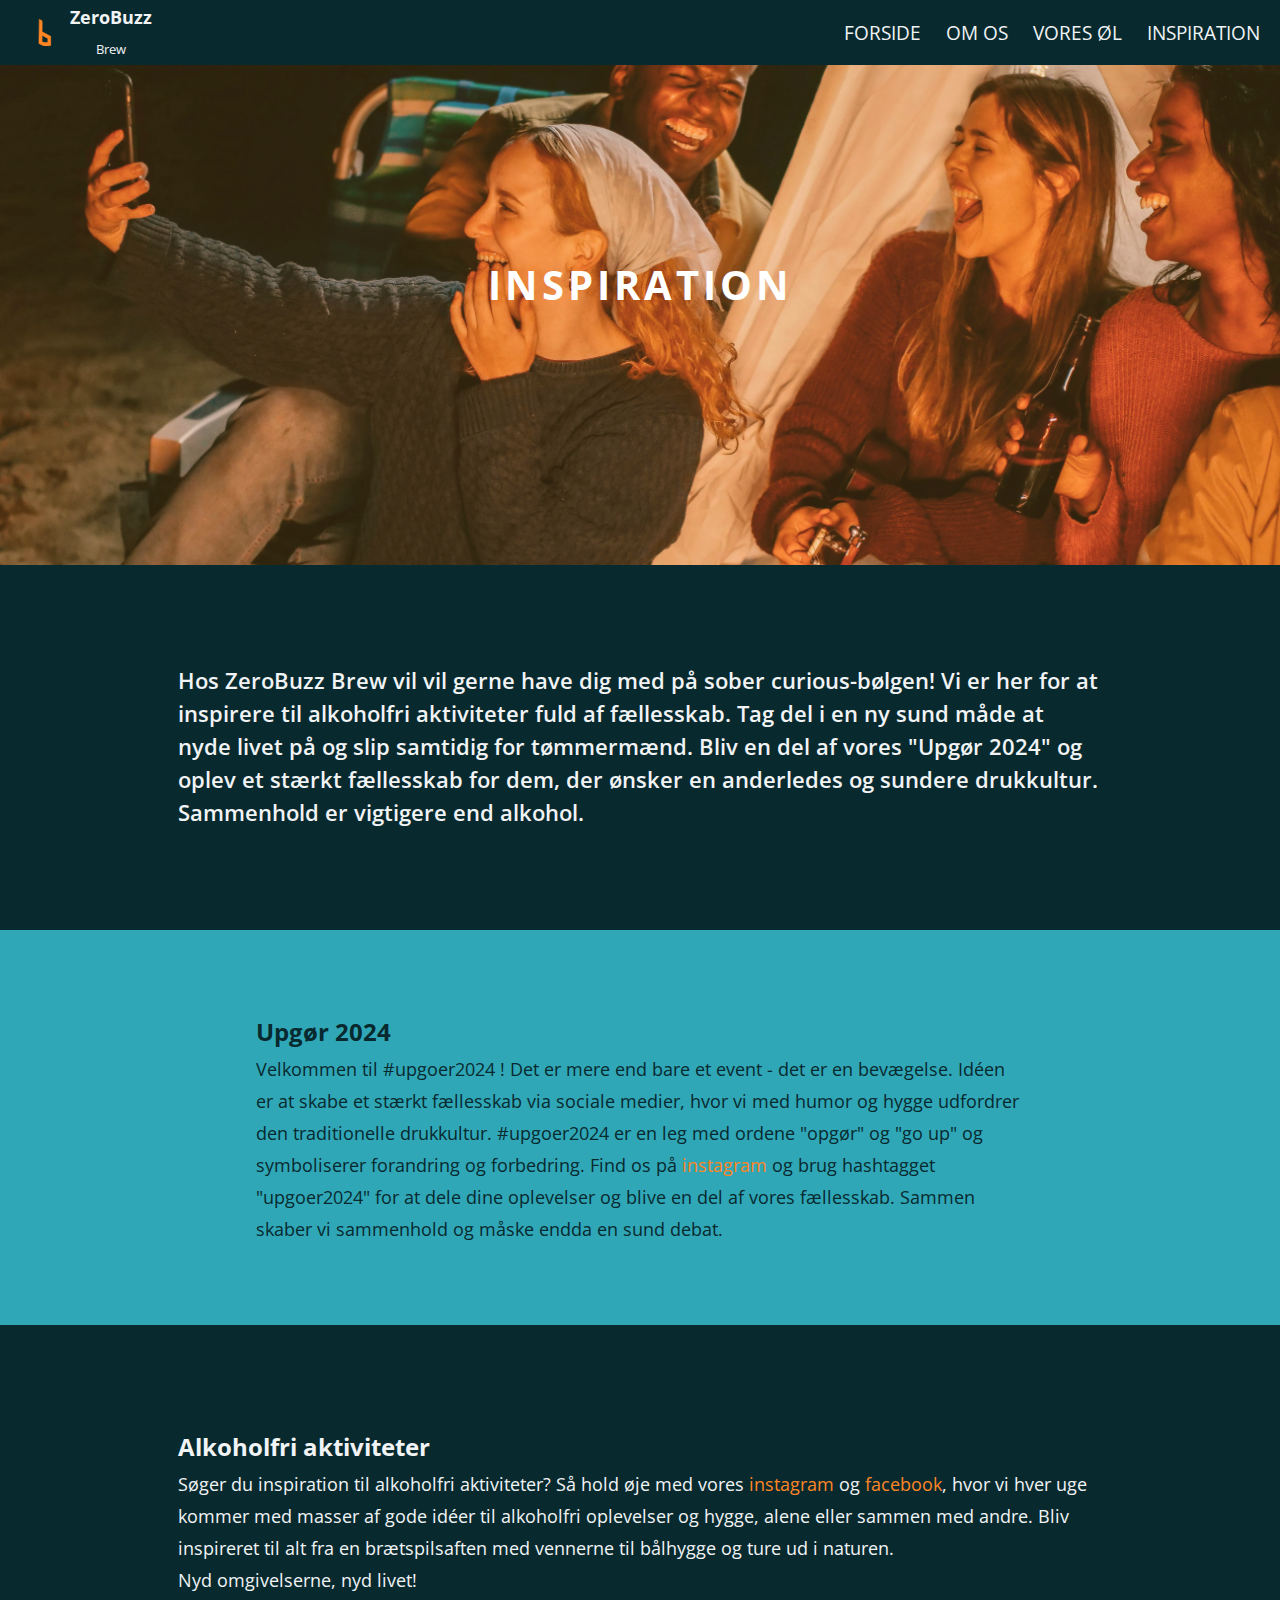
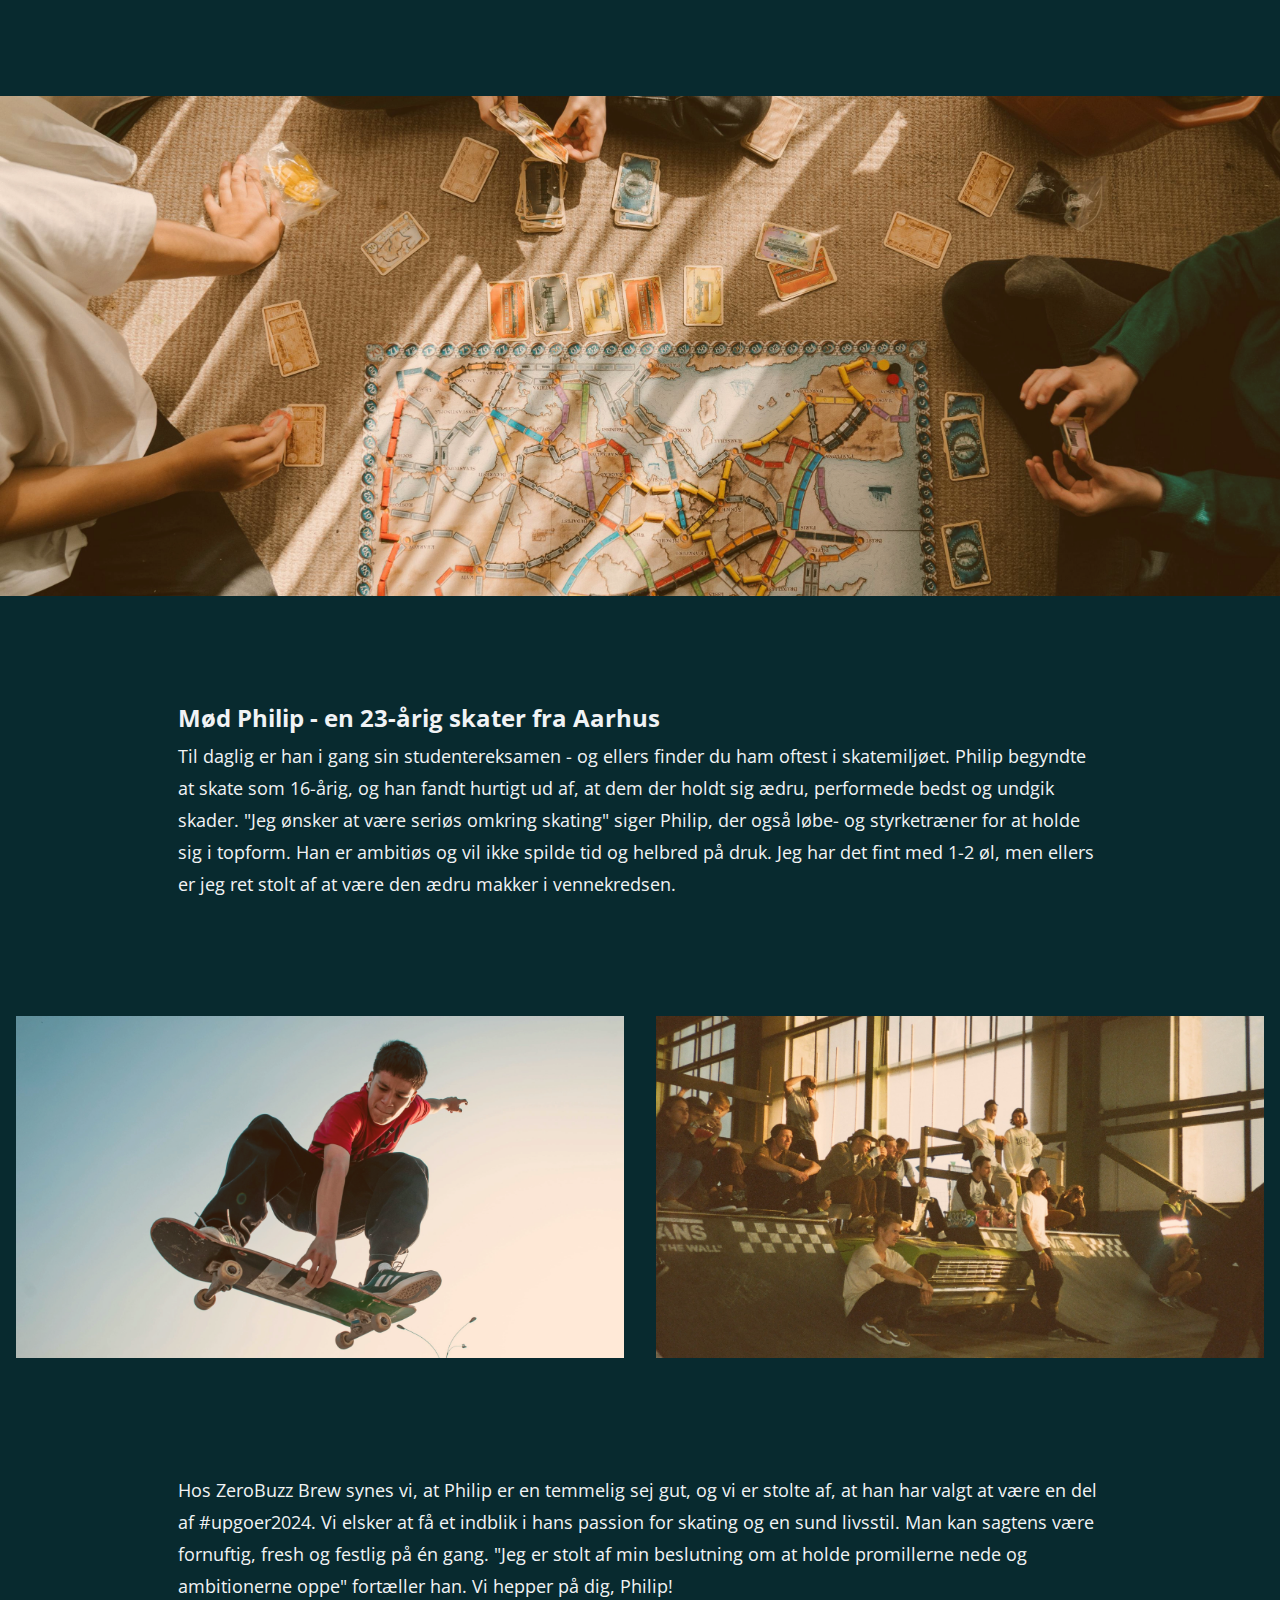
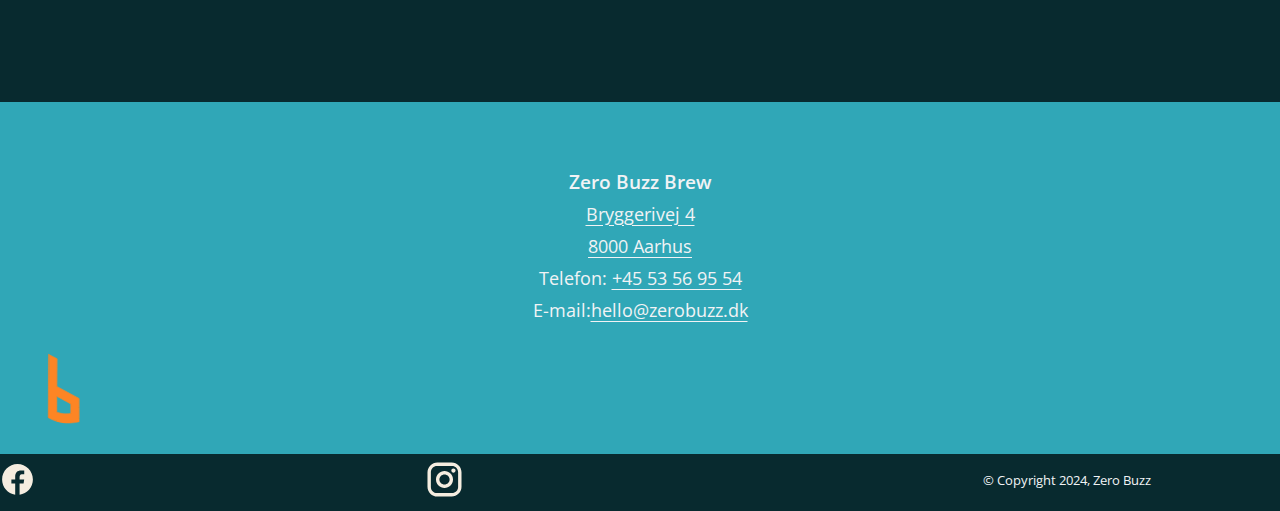
<file: inspiration.html>
<!DOCTYPE html>
<html lang="da-DK" dir="ltr">
  <head>
    <!-- globale metadata -->
    <meta charset="UTF-8" />
    <meta name="viewport" content="width=device-width, initial-scale=1.0" />
    <link rel="sitemap" href="sitemap.xml" />

    <!-- favicon -->
    <link
      rel="icon"
      href="/assets/icons/favicons/favicon.ico"
      type="image/x-icon"
    />

    <!-- primære meta tags -->
    <title>Zero Buzz | Inspiration</title>
    <meta name="title" content="Zero Buzz | Inspiration" />
    <meta name="description" content="Forside for Zero Buzz" />
    <meta
      name="copyright"
      content="Copyright zerobuzz.dk Materialet må ikke gengives uden tilladelse."
    />
    <meta name="publisher" content="zerobuzz.dk" />
    <meta name="keywords" content="alkoholfri øl,alkoholfri øl kvalitet,alkoholfri øl smag,god smag,frisk smag,alkoholfri øl ananas,alkoholfri øl hyldeblomt,alkoholfri øl pris,alkoholfri øl bedst i test,smagstest,alkoholfri øl gravid,alkoholfri øl amning,alkoholfri øl sundhed,alkoholfri øl helbred,alkoholfri øl træning,alkoholfri øl protein,gadesport,skate,skating,parkour,basket,klatring,kunst,sober curious,drukkultur,fest,hygge,selskab,netværk,fællesskab,sammenhold,inspiration,alkoholfri aktiviteter,fri,fyraften,fredag,fredagsøl,fredagsbar,fyraftensøl,favoritøl,tømmermænd,mikrobryggeri" />

    <!-- fonte -->
    <link rel="preconnect" href="https://fonts.googleapis.com" />
    <link rel="preconnect" href="https://fonts.gstatic.com" crossorigin />
    <link
      href="https://fonts.googleapis.com/css2?family=Oswald:wght@200..700&display=swap"
      rel="stylesheet"
    />
    <link
      href="https://fonts.googleapis.com/css2?family=Open+Sans:ital,wght@0,300..800;1,300..800&family=Oswald:wght@200..700&display=swap"
      rel="stylesheet"
    />


    <!-- robots -->
    <meta name="robots" content="follow, noarchive, nosnippet" />
    <!-- stylesheet -->
    <link rel="stylesheet" href="/assets/css/style.css" />
  </head>
  <body>
    <header>
      <nav class="navigation">
        <div>
          <a href="/"
            ><img src="/assets/icons/logo-orange.svg" alt="ZeroBuzz Logo"
          /></a>
        </div>
        <div>
          <span>ZeroBuzz</span>
          <span>Brew</span>
        </div>
        <div>
          <img
            id="showSidebar"
            src="/assets/icons/burger-menu.svg"
            alt="Menu ikon"
          />
        </div>
        <aside class="sidebar">
          <ul>
            <li>
              <img
                id="hideSidebar"
                src="/assets/icons/menu-close.svg"
                alt="Luk menu ikon"
              />
            </li>
            <li><a href="/">FORSIDE</a></li>
            <li><a href="om.html">OM OS</a></li>
            <li><a href="produkter.html">VORES ØL</a></li>
            <li><a href="inspiration.html">INSPIRATION</a></li>
          </ul>
        </aside>
      </nav>
    </header>
    <main>

      <section class="primary-image teaser">
          <picture>
            <img
              src="assets/images/inspiration.webp"
              alt="Inspiration fra ZeroBuzz"
            />
          </picture>
          <h1 class="title-to-teaser">Inspiration</h1>
      </section>

 <!-- sektion med introtekst  -->
      <section id="content" class="teaser-content">
        <p><span class="text-large">Hos ZeroBuzz Brew vil vil gerne have dig med på sober curious-bølgen! Vi er her for at inspirere til alkoholfri aktiviteter fuld af fællesskab. Tag del i en ny sund måde at nyde livet på og slip samtidig for tømmermænd. Bliv en del af vores "Upgør 2024" og oplev et stærkt fællesskab for dem, der ønsker en anderledes og sundere drukkultur. Sammenhold er vigtigere end alkohol.
        </span></p>
      </section>


<!-- sektion med fællesskabet "upgør20244" inklusiv link til instagram -->
    <section id="content-dark" class="teaser-content dark">
      <h2>Upgør 2024</h2>
      <p>
        Velkommen til #upgoer2024 ! Det er mere end bare et event - det er en bevægelse. Idéen er at skabe et stærkt fællesskab via sociale medier, hvor vi med humor og hygge udfordrer den traditionelle drukkultur. #upgoer2024 er en leg med ordene "opgør" og "go up" og symboliserer forandring og forbedring. Find os på <a
        href="https://www.instagram.com"
        target="_blank"
        class="in-text-link"
        >instagram</a
      > og brug hashtagget "upgoer2024" for at dele dine oplevelser og blive en del af vores fællesskab. Sammen skaber vi sammenhold og måske endda en sund debat.
      </p>
      </section>


  <!-- sektion om alkoholfri aktiviteter inklusiv links til SoMe  -->
  <section id="content2" class="teaser-content">
    <h2>Alkoholfri aktiviteter</h2>
    <p>Søger du inspiration til alkoholfri aktiviteter? Så hold øje med vores
      <a
        href="https://www.instagram.com/"
        target="_blank"
        class="in-text-link"
        >instagram</a
      > og <a
      href="https://www.facebook.com/"
      target="_blank"
      class="in-text-link"
      >facebook</a
    >, hvor vi hver uge kommer med masser af gode idéer til alkoholfri oplevelser og hygge, alene eller sammen med andre. Bliv inspireret til alt fra en brætspilsaften med vennerne til bålhygge og ture ud i naturen. <br>Nyd omgivelserne, nyd livet!
    </p>
  </section>

  <!-- sektion med banner-billede  -->
  <section class="teaser">
    <img
      src="assets/images/aktiviteter.webp"
      alt="Inspiration til alkoholfri aktiviteter"
    />
</section>

 <!-- sektion med brugerportræt, del 1 -->
 <section id="content3" class="teaser-content">
  <h2>Mød Philip - en 23-årig skater fra Aarhus</h2>
  <p>
    Til daglig er han i gang sin studentereksamen - og ellers finder du ham oftest i skatemiljøet. Philip begyndte at skate som 16-årig, og han fandt hurtigt ud af, at dem der holdt sig ædru, performede bedst og undgik skader. "Jeg ønsker at være seriøs omkring skating" siger Philip, der også løbe- og styrketræner for at holde sig i topform. Han er ambitiøs og vil ikke spilde tid og helbred på druk. Jeg har det fint med 1-2 øl, men ellers er jeg ret stolt af at være den ædru makker i vennekredsen.</p>
</section>


<!-- sektion med billeder sat op til at være responsive -->
<section id="content-dark2" class="teaser-content row">
  <article class="col-2">
    <div class="image-wrapper">
      <img
        src="assets/images/philip1.webp"
        alt="inspiration fra kunde"
      />
    </div>
  </article>
  <article class="col-2">
    <div class="image-wrapper">
      <img
        src="assets/images/philip2.webp"
        alt="inspiration fra kunde"
      />
    </div>
  </article>
</section>



 <!-- sektion med brugerportræt, del 2  -->
 <section id="content4" class="teaser-content">
  <p>
    Hos ZeroBuzz Brew synes vi, at Philip er en temmelig sej gut, og vi er stolte af, at han har valgt at være en del af #upgoer2024. Vi elsker at få et indblik i hans passion for skating og en sund livsstil. Man kan sagtens være fornuftig, fresh og festlig på én gang. "Jeg er stolt af min beslutning om at holde promillerne nede og ambitionerne oppe" fortæller han. Vi hepper på dig, Philip!</p>
</section>

</main>
<!-- sektion med footer -->
<footer>
  <div class="footer-wrapper">
    <div>
      <section class="location">
        <h3><br><br>Zero Buzz Brew</h3>
        <a
          href="https://maps.google.com/maps?sca_esv=c4c2e7b7e13ba40b&rlz=1C1KNTJ_daDK990DK990&output=search&q=L%C3%B8ve%E2%80%99s+Bog-+og+Vincaf%C3%A9&source=lnms&entry=mc&ved=1t:200715&ictx=111"
        >
          Bryggerivej 4
          <br>8000 Aarhus<br>
        </a>
      </section>
      <section class="contact">
        Telefon: <a href="tel:53569554">+45 53 56 95 54</a></section>
        <span>E-mail:<a href="mailto:hello@zerobuzz.dk">hello@zerobuzz.dk</a></span>

    </div>
    <section class="footer-social">
      <a href="/"
        ><img
          src="assets/icons/logo-orange.svg"
          alt="zerobuzz logo"
          class="footer-logo"
      /></a>
      <ul>
        <li>
          <a href="" class="facebook"
            ><img src="assets/icons/socials/facebook-logo.svg" alt=""
          /></a>
        </li>
        <li>
          <a
            href=""
            class="instagram"
            ><img src="assets/icons/socials/instagram-logo.svg" alt=""
          /></a>
        </li>
      </ul>
    </section>
  </div>
  <div class="copyright">
    <small>&copy; Copyright 2024, Zero Buzz</small>
  </div>
</footer>
<script src="script.js"></script>
</body>
</html>
</file>
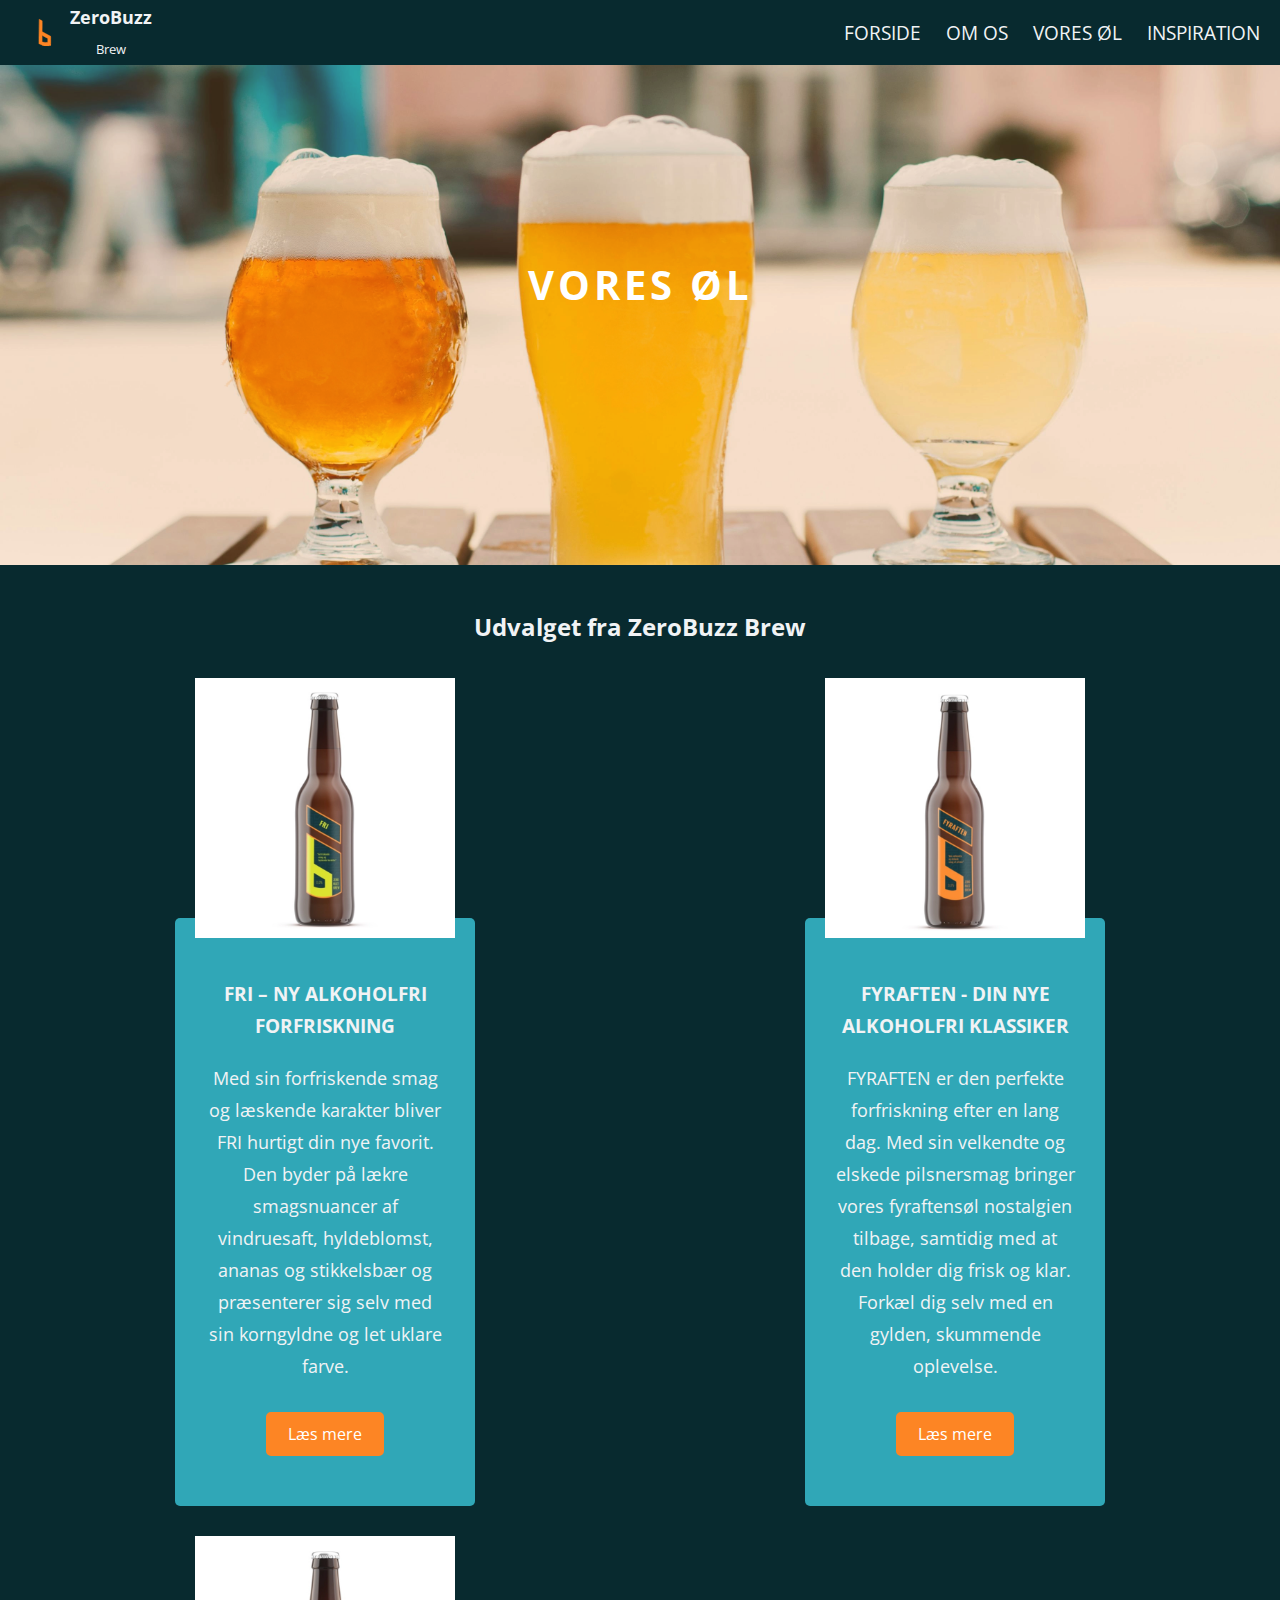
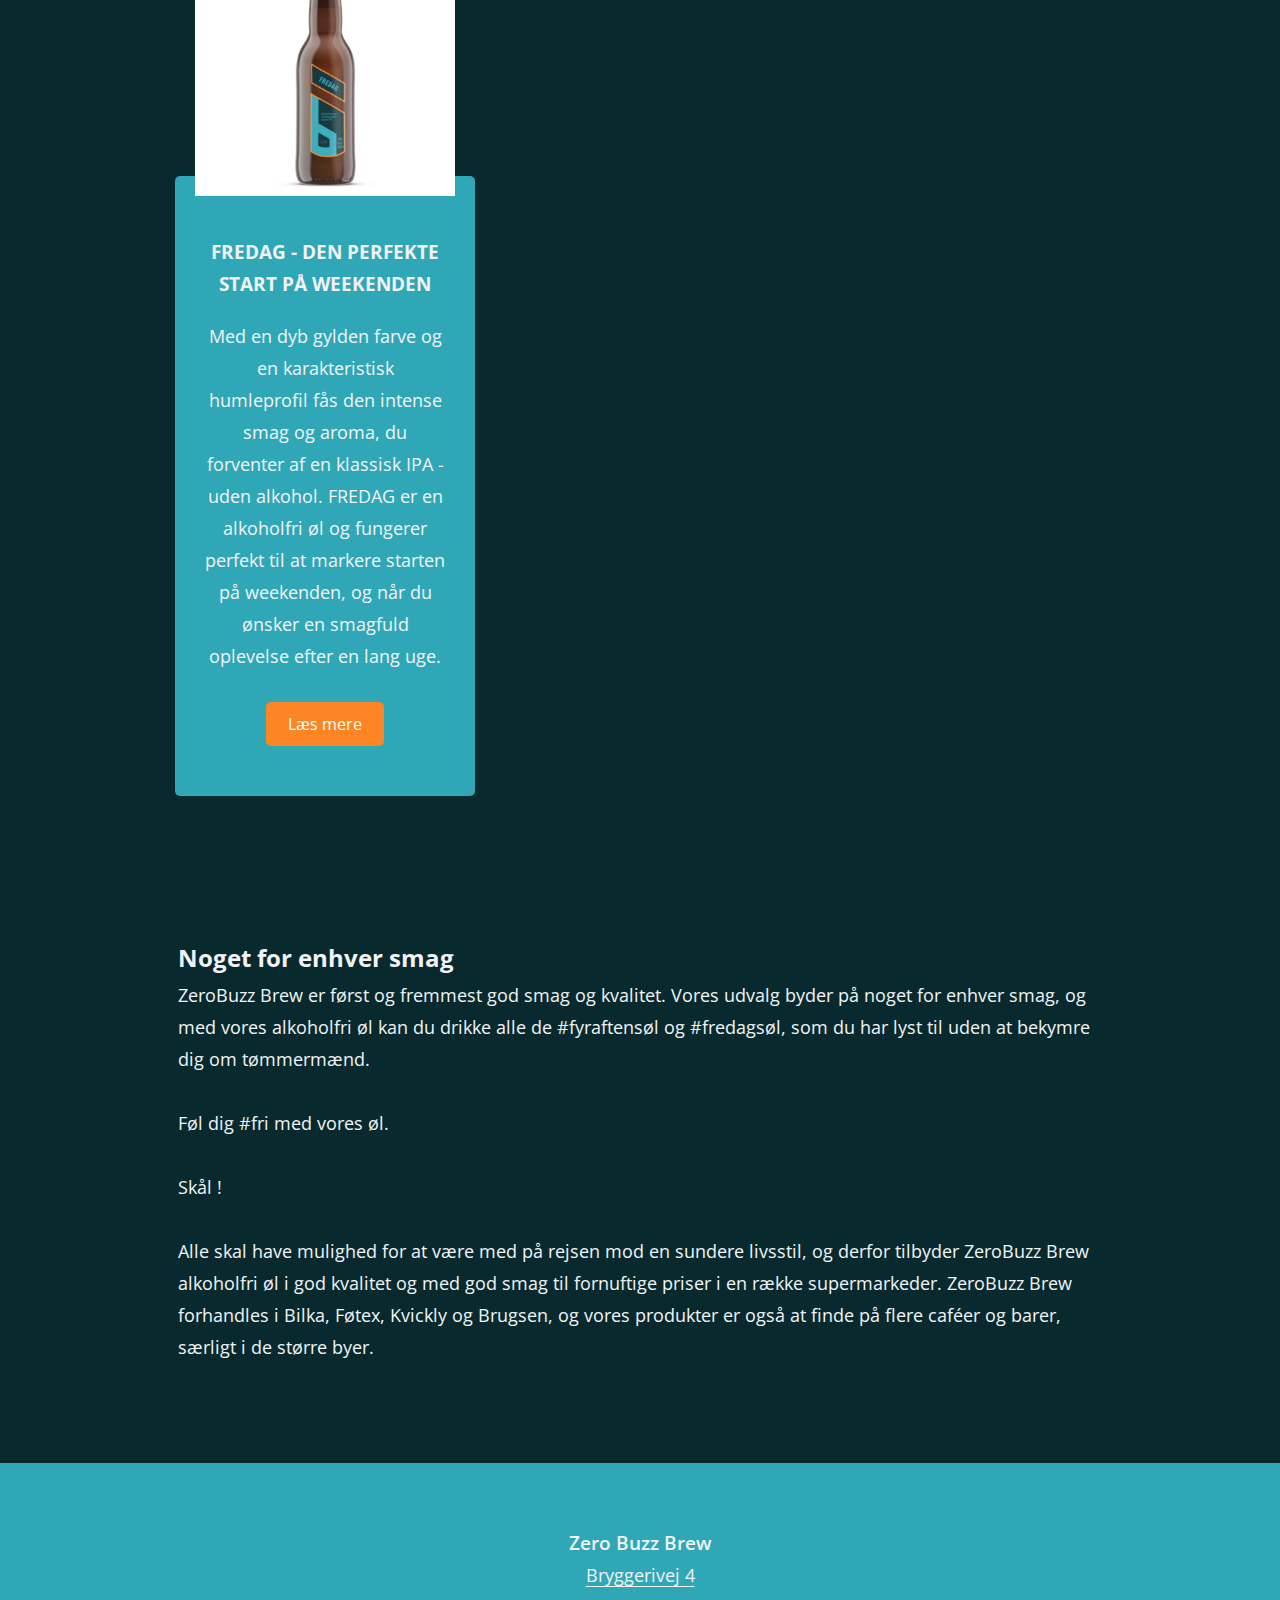
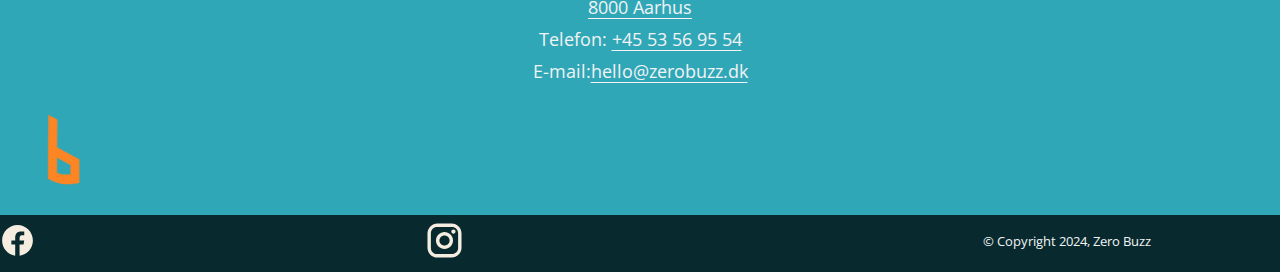
<file: produkter.html>
<!DOCTYPE html>
<html lang="da-DK" dir="ltr">
  <head>
    <!-- globale metadata -->
    <meta charset="UTF-8" />
    <meta name="viewport" content="width=device-width, initial-scale=1.0" />
    <link rel="sitemap" href="sitemap.xml" />
    <link
      rel="icon"
      href="/assets/icons/favicons/favicon.ico"
      type="image/x-icon"
    />

    <!-- primære meta tags -->
    <title>Zero Buzz | Vores Øl</title>
    <meta name="title" content="Zero Buzz | Vores øl" />
    <meta name="description" content="Øl fra Zero Buzz" />
    <meta
      name="copyright"
      content="Copyright zerobuzz.dk Materialet må ikke gengives uden tilladelse."
    />
    <meta name="publisher" content="zerobuzz.dk" />
    <meta name="keywords" content="alkoholfri øl,alkoholfri øl kvalitet,alkoholfri øl smag,god smag,frisk smag,alkoholfri øl ananas,alkoholfri øl hyldeblomt,alkoholfri øl pris,alkoholfri øl bedst i test,smagstest,alkoholfri øl gravid,alkoholfri øl amning,alkoholfri øl sundhed,alkoholfri øl helbred,alkoholfri øl træning,alkoholfri øl protein,gadesport,skate,skating,parkour,basket,klatring,kunst,sober curious,drukkultur,fest,hygge,selskab,netværk,fællesskab,sammenhold,inspiration,alkoholfri aktiviteter,fri,fyraften,fredag,fredagsøl,fredagsbar,fyraftensøl,favoritøl,tømmermænd,mikrobryggeri" />

    <!-- fonte -->
    <link rel="preconnect" href="https://fonts.googleapis.com" />
    <link rel="preconnect" href="https://fonts.gstatic.com" crossorigin />
    <link
      href="https://fonts.googleapis.com/css2?family=Oswald:wght@200..700&display=swap"
      rel="stylesheet"
    />
    <link
      href="https://fonts.googleapis.com/css2?family=Open+Sans:ital,wght@0,300..800;1,300..800&family=Oswald:wght@200..700&display=swap"
      rel="stylesheet"
    />

    <!-- robots -->
    <meta name="robots" content="follow, noarchive, nosnippet" />
    <!-- stylesheet -->
    <link rel="stylesheet" href="/assets/css/style.css" />
  </head>
  <body>
    <header>
      <nav class="navigation">
        <div>
          <a href="/"
            ><img src="/assets/icons/logo-orange.svg" alt="ZeroBuzz Logo"
          /></a>
        </div>
        <div>
          <span>ZeroBuzz</span>
          <span>Brew</span>
        </div>
        <div>
          <img
            id="showSidebar"
            src="/assets/icons/burger-menu.svg"
            alt="Menu ikon"
          />
        </div>
        <aside class="sidebar">
          <ul>
            <li>
              <img
                id="hideSidebar"
                src="/assets/icons/menu-close.svg"
                alt="Luk menu ikon"
              />
            </li>
            <li><a href="/">FORSIDE</a></li>
            <li><a href="om.html">OM OS</a></li>
            <li><a href="produkter.html">VORES ØL</a></li>
            <li><a href="inspiration.html">INSPIRATION</a></li>
          </ul>
        </aside>
      </nav>
    </header>
    <main>

      <section class="primary-image teaser">
          <picture>
            <img
              src="assets/images/vores-ol.webp"
              alt="Alkoholfri øl fra ZeroBuzz Brew"
            />
          </picture>
          <h1 class="title-to-teaser">Vores Øl</h1>
      </section>
      
 <!-- sektion med produktkatalog og herefter præsentation af øl -->
 <section class="beer-catalog">
  <h2>Udvalget fra ZeroBuzz Brew</h2>
  <ul class="beer-list">

    <li class="beer-wrapper">
      <div class="beer-item">
        <div class="beer-image">
          <img
            src="assets/images/fri.webp"
            alt="alkoholfri øl"
          />
        </div>
        <div class="beer-info-wrapper">
          <div class="beer-info">
            <span class="beer-title">fri – ny alkoholfri forfriskning</span>
            <span class="beer-description">Med sin forfriskende smag og læskende karakter bliver FRI hurtigt din nye favorit. Den byder på lækre smagsnuancer af vindruesaft, hyldeblomst, ananas og stikkelsbær og præsenterer sig selv med sin korngyldne og let uklare farve.
              </span>
          </div>

          <button class="btn">Læs mere</button>
        </div>
      </div>
    </li>
    <li class="beer-wrapper">
      <div class="beer-item">
        <div class="beer-image">
          <img
            src="assets/images/fyraften.webp"
            alt="alkoholfri øl"
          />
        </div>
        <div class="beer-info-wrapper">
          <div class="beer-info">
            <span class="beer-title">fyraften - din nye alkoholfri klassiker</span>
            <span class="beer-description">FYRAFTEN er den perfekte forfriskning efter en lang dag. Med sin velkendte og elskede pilsnersmag bringer vores fyraftensøl nostalgien tilbage, samtidig med at den holder dig frisk og klar. Forkæl dig selv med en gylden, skummende oplevelse.</span>
          </div>
  
          <button class="btn">Læs mere</button>
        </div>
      </div>
    </li>
    <li class="beer-wrapper">
      <div class="beer-item">
        <div class="beer-image">
          <img
            src="assets/images/fredag.webp"
            alt="alkoholfri øl"
          />
        </div>
        <div class="beer-info-wrapper">
          <div class="beer-info">
            <span class="beer-title">fredag - den perfekte start på weekenden</span>
            <span class="beer-description">Med en dyb gylden farve og en karakteristisk humleprofil fås den intense smag og aroma, du forventer af en klassisk IPA - uden alkohol.
              FREDAG er en alkoholfri øl og fungerer perfekt til at markere starten på weekenden, og når du ønsker en smagfuld oplevelse efter en lang uge.</span>
          </div>
          <button class="btn">Læs mere</button>
        </div>
      </div>
    </li>
  </ul>
</section>

<section id="content" class="teaser-content">
  <h2>Noget for enhver smag</h2>
  <p>
    ZeroBuzz Brew er først og fremmest god smag og kvalitet. Vores udvalg byder på noget for enhver smag, og med vores alkoholfri øl kan du drikke alle de #fyraftensøl og #fredagsøl, som du har lyst til uden at bekymre dig om tømmermænd.<br> <br>Føl dig #fri med vores øl.<br> <br>Skål !<br>
   <br>Alle skal have mulighed for at være med på rejsen mod en sundere livsstil, og derfor tilbyder ZeroBuzz Brew alkoholfri øl i god kvalitet og med god smag til fornuftige priser i en række supermarkeder. ZeroBuzz Brew forhandles i Bilka, Føtex, Kvickly og Brugsen, og vores produkter er også at finde på flere caféer og barer, særligt i de større byer.<br>

  </p>
  </section>
 
</main>
<!-- sektion med footer -->
<footer>
  <div class="footer-wrapper">
    <div>
      <section class="location">
        <h3><br><br>Zero Buzz Brew</h3>
        <a
          href="https://maps.google.com/maps?sca_esv=c4c2e7b7e13ba40b&rlz=1C1KNTJ_daDK990DK990&output=search&q=L%C3%B8ve%E2%80%99s+Bog-+og+Vincaf%C3%A9&source=lnms&entry=mc&ved=1t:200715&ictx=111"
        >
          Bryggerivej 4
          <br>8000 Aarhus<br>
        </a>
      </section>
      <section class="contact">
        Telefon: <a href="tel:53569554">+45 53 56 95 54</a></section>
        <span>E-mail:<a href="mailto:hello@zerobuzz.dk">hello@zerobuzz.dk</a></span>

    </div>
    <section class="footer-social">
      <a href="/"
        ><img
          src="assets/icons/logo-orange.svg"
          alt="zerobuzz logo"
          class="footer-logo"
      /></a>
      <ul>
        <li>
          <a href="" class="facebook"
            ><img src="assets/icons/socials/facebook-logo.svg" alt=""
          /></a>
        </li>
        <li>
          <a
            href=""
            class="instagram"
            ><img src="assets/icons/socials/instagram-logo.svg" alt=""
          /></a>
        </li>
      </ul>
    </section>
  </div>
  <div class="copyright">
    <small>&copy; Copyright 2024, Zero Buzz</small>
  </div>
</footer>
<script src="script.js"></script>
</body>
</html>
</file>
<file: assets/css/style.css>
/* styling starter med generel opsætning ift. sizing og fonte  */
*,
*::before,
*::after {
 box-sizing: border-box;
}




* {
 margin: 0;
 padding: 0;
 font: inherit;
}


html {
 hanging-punctuation: first last;
}


/* ingen list styles (bullets/numbers) */
ol,
ul,
menu {
 list-style: none;
}


/* responsive images, videos,logo */


img,
picture,
svg,
video {
 display: block;
 max-width: 100%;
}




img {
 max-inline-size: 100%;
 max-block-size: 100%;
}


/* @media til at lave smooth scrolling, optimerer brugerrejsen*/
@media (prefers-reduced-motion: no-preference) {
 :has(:target) {
   scroll-behavior: smooth;
   scroll-padding-top: 3rem;
 }
}


img,
picture,
video,
canvas,
svg {
 display: block;
 max-width: 100%;
}


input,
button,
textarea,
select {
 font: inherit;
}




h1,
h2,
h3,
h4,
h5,
h6 {
 overflow-wrap: break-word;
}




p {
 overflow-wrap: break-word;
 text-wrap: pretty;
}


/* ===================================! gennerelle styles ! ======================================= */


:root {
 --primary-1-color: #082a2f;
 --secondary-1-color: #30a7b7;
 --accent-1-color: #FD8524;
 --accent-2-color: #ffffff;
 --primary-text-color: #f1f3f5;
 --secondary-text-color: #000000;
}


body {
 font-family: "Open sans", sans-serif;
 background-color: var(--primary-1-color);
 color: var(--primary-text-color);
 font-size: 18px;
 line-height: 2rem;
 margin:0px 0px;
}


main {
 margin:0px auto;
}




#content {
 padding:100px 50px;
 text-align:left;
 width:80%;
 margin:0px auto;
}

#content2 {
  padding:100px 50px;
  text-align:left;
  width:80%;
  margin:0px auto;
 }

 #content3 {
  padding:100px 50px;
  text-align:left;
  width:80%;
  margin:0px auto;
 }

 #content4 {
  padding:100px 50px;
  text-align:left;
  width:80%;
  margin:0px auto;
 }

.col-3 {
 float: left;
 width: 33.33%;
 padding: 16px;
}

.col-2 {
 float: left;
 width: 50%;
 padding: 16px;
}

.image-wrapper {
  position: relative;
  overflow: hidden;
}

.image-wrapper::before {
  content: "";
  position: absolute;
  top: 0;
  left: 0;
  width: 100%;
  height: 100%;
  background-color: rgba(253, 134, 36, 0.18); /* Add your color filter here */
  z-index: 1;
}

.image-wrapper img {
  display: block;
  width: 100%;
  height: auto;
  position: relative;
  z-index: 0;
}




.dark {
 width: 100%;
 text-align: left;
 padding: 80px 20%;
 background-color: var(--secondary-1-color);
}
.dark p{
 color: var(--primary-1-color);;
}
.dark h2{
 color: var(--primary-1-color);;
}

.dark2 {
  width: 100%;
  text-align: left;
  padding: 80px 20%;
  background-color: var(--secondary-1-color);
 }
 .dark2 p{
  color: var(--primary-1-color);;
 }
 .dark2 h2{
  color: var(--primary-1-color);;
 }


.row:after {
 content: "";
 display: table;
 clear: both;
}


.text-large{
 font-size: 1.4rem;
 font-weight: 600;
}
.text-small{
 font-size: 1rem;
}


/* =================================== ! responsive layout, så det tilpasser sig skærmstørrelse ! ======================================= */


@media screen and (max-width: 800px) {
.col-3 {
   width: 100%;
   text-align: center;
 }
 .col-3 img {
   width: 100%;
   align-items: center;
 }
 .col-2 {
   width: 100%;
   text-align: center;
}

#content {
 text-align: center;
}

#content2 {
  text-align: center;
 }

 #content3 {
  text-align: center;
 }

 #content4 {
  text-align: center;
 }

}


h1 {
 font-size: 2rem;
 font-weight: 600;
 line-height: 160%;
 padding-bottom: 60px;
}


h2 {
 font-size: 1.5rem;
 font-weight: 700;
 line-height: 180%;
}
h3 {
 font-size: 1.2rem;
 font-weight: 600;
}




/* =================================== ! styling af knap ! ======================================= */




/* vigtigt med .btn for at den kan fungere som knap */
.btn {
 display: inline-block;
 padding: 4px 20px;
 border: 2px solid var(--accent-1-color);
 border-radius: 5px;
 background-color: var(--accent-1-color);
 color: var(--accent-2-color);
 text-decoration: none;
 font-size: 1.2rem;
 font-weight: 400;
 transition: all 0.2s ease-in-out;
 cursor: pointer;
 margin: 20px 0;
}
.btn:hover,
.btn:focus {
 background-color: var(--accent-2-color);
 color: var(--accent-1-color);
 border-color: var(--accent-1-color);
 outline: none;
}





/* add to button or anker to make it larger */
.btn-lg {
 padding: 8px 32px;
 font-size: 1.3rem;
 font-weight: 600;
}


/* ====================================== ! styling af header og navigation ! ==================================== */


header {
 position: sticky;
 z-index: 99;
 width: 100%;
 min-height: 65px;
 display: grid;
}


.navigation {
 background-color: var(--primary-1-color);
 padding: 0 20px;
 display: flex;
 justify-content: space-between;
 align-items: center;
 position: sticky;
}


.navigation span {
 display: block;
 text-align: center;
}


.navigation span:first-child {
 font-size: 1.1rem;
 font-weight: bold;
}


.navigation span:last-child {
 font-size: 0.8rem;
}


.navigation img {
 height: 50px;
 width: 50px;
 cursor: pointer;
}


/* =================================== ! styling af sidebar ! ======================================= */


#showSidebar {
 margin: 0 10px;
 height: 30px;
 width: 30px;
 cursor: pointer;
}


.sidebar {
 position: fixed;
 top: 0;
 right: 0;
 height: 100vh;
 width: 300px;
 overflow-x: hidden;
 background-color: var(--primary-1-color);
 box-shadow: -10px 0 10px rgba(0, 0, 0, 0.1);
 transition: transform 0.2s ease-in-out;
 transform: translateX(100%);
 z-index: 999;
}


.sidebar ul {
 position: relative;
 display: flex;
 flex-direction: column;
 gap: 25px;
 padding: 50px;
}


.sidebar ul::before,
.sidebar ul::after {
 content: "";
 width: 100%;
}


.sidebar ul::before {
 margin-bottom: 10px;
}


.sidebar ul::after {
 margin-top: 10px;
}


.sidebar li {
 font-size: 1.2rem;
}


.sidebar li:first-child {
 position: absolute;
 top: 0;
 right: 0;
 padding: 12px;
}


.sidebar img {
 height: 2rem;
 width: 2rem;
}


.sidebar a {
 text-decoration: none;
 color: var(--primary-text-color);
}


/* =================================== ! index.html med hero-sektion ! ======================================= */




#hero {
 position: relative;
 display: flex;
 justify-content: center;
 padding: 0;
 background-color: #000000;
 height: 500px;
}
#hero video {
 width: 100%;
 object-fit: cover;
}


/* vigtigt at knap placeres oven på videoen */


#hero button {
 position: absolute;
 bottom: 10%;
 z-index: 1;
}




 #hero button {
   padding: 8px 32px;
   font-size: 1.3rem;
   font-weight: 600;
 }


/* =================================== ! introsektion ! ======================================= */


.site-intro {
 padding: 20px;
 display: flex;
 justify-content: space-between;
}




.site-intro img {
 height: 100px;
 width: 100px;
 float: right;
}


/* =================================== ! sektion med teasers ! ======================================= */


.teaser {
 position: relative;
 text-align: center;
}


.teaser::after {
 content: "";
 position: absolute;
 top: 0;
 left: 0;
 width: 100%;
 height: 100%;
 z-index: 2;
 background-color: #fd86242d;
 /* transparent baggrundsfarve er farvefilter til billeder */


}
.in-text-link {
 color: var(--accent-1-color);
 text-decoration: none;
}
.in-text-link:hover {
 color: var(--primary-text-color);
 text-decoration: underline;
}


.teaser img {
 z-index: 1;
 position: relative;
 width: 100%;
 max-height: 500px;
 object-fit: cover;
}




.title-to-teaser {
 position: absolute;
 top: 50%;
 left: 50%;
 transform: translate(-50%, -50%);
 color: var(--accent-2-color);
 font-size: 2.5rem;
 letter-spacing: 4px;
 font-weight: 700;
 text-transform: uppercase;
 z-index: 3;
}

/* =================================== ! sektion med produkter ! ======================================= */


.beer-catalog {
  padding: 40px 20px;
  display: flex;
  flex-direction: column;
  align-items: center;
  gap: 30px;
}

.beer-list {
  width: 100%;
  display: grid;
  grid-template-columns: repeat(2, 1fr);
  gap: 30px 20px;
}
.beer-wrapper {
  display: flex;
  justify-content: center;
}
.beer-item {
  max-width: 300px;
  display: flex;
  flex-direction: column;
  justify-content: flex-end;
}
.beer-image {
  padding: 0 20px;
}
.beer-image img {
  box-shadow: var(--item-shadow);
}
.beer-info-wrapper {
  position: relative;
  background-color: var(--secondary-1-color);
  box-shadow: var(--item-shadow);
  padding: 60px 30px 30px 30px;
  margin-top: -20px;
  border-radius: 5px;
  display: flex;
  flex-direction: column;
  align-items: center;
  gap: 10px;
  z-index: -1;
}
.beer-info-wrapper .btn {
  font-size: 1rem;
}
.beer-info {
  display: flex;
  flex-direction: column;
  align-items: center;
}
.beer-info span:first-child {
  font-size: 1.2rem;
  font-weight: 700;
  text-align: center;
  text-transform: uppercase;
  padding-bottom: 20px;
 
}
.beer-info span:last-child {

  text-align: center;
}


/* =================================== !sektion med footer ! ======================================= */


footer {
 text-align: center;
 background-color: var(--secondary-1-color);
 color: var(--primary-text-color);
}




footer li{
 float: left;
 width: 33.33%;
 padding: 8px 0;
}




footer a {
 color: var(--primary-text-color);
 text-underline-offset: 4px;
}




.footer-logo {
 width: 8rem;
 height: 8rem;
}


.copyright {
 padding: 10px 0 15px 0;
 background-color: var(--primary-1-color);
 color: var(--primary-text-color);
 font-size: 0.8rem;
 text-align: center;
}


/* ===================================MARK: @media ======================================= */


@media (min-width: 1024px) {
 /* Header */
 .navigation {
   justify-content: flex-end;
 }
 .navigation div:nth-child(2) {
   margin-right: auto;
 }
 #showSidebar {
   display: none;
 }
 .sidebar {
   position: relative;
   height: auto;
   width: auto;
   box-shadow: none;
   transform: translateX(0);
 }
 .sidebar ul {
   flex-direction: row;
   padding: 0;
 }
 .sidebar ul::before,
 .sidebar ul::after {
   display: none;
 }
 .sidebar li:first-child {
   display: none;
 }


}
</file>
